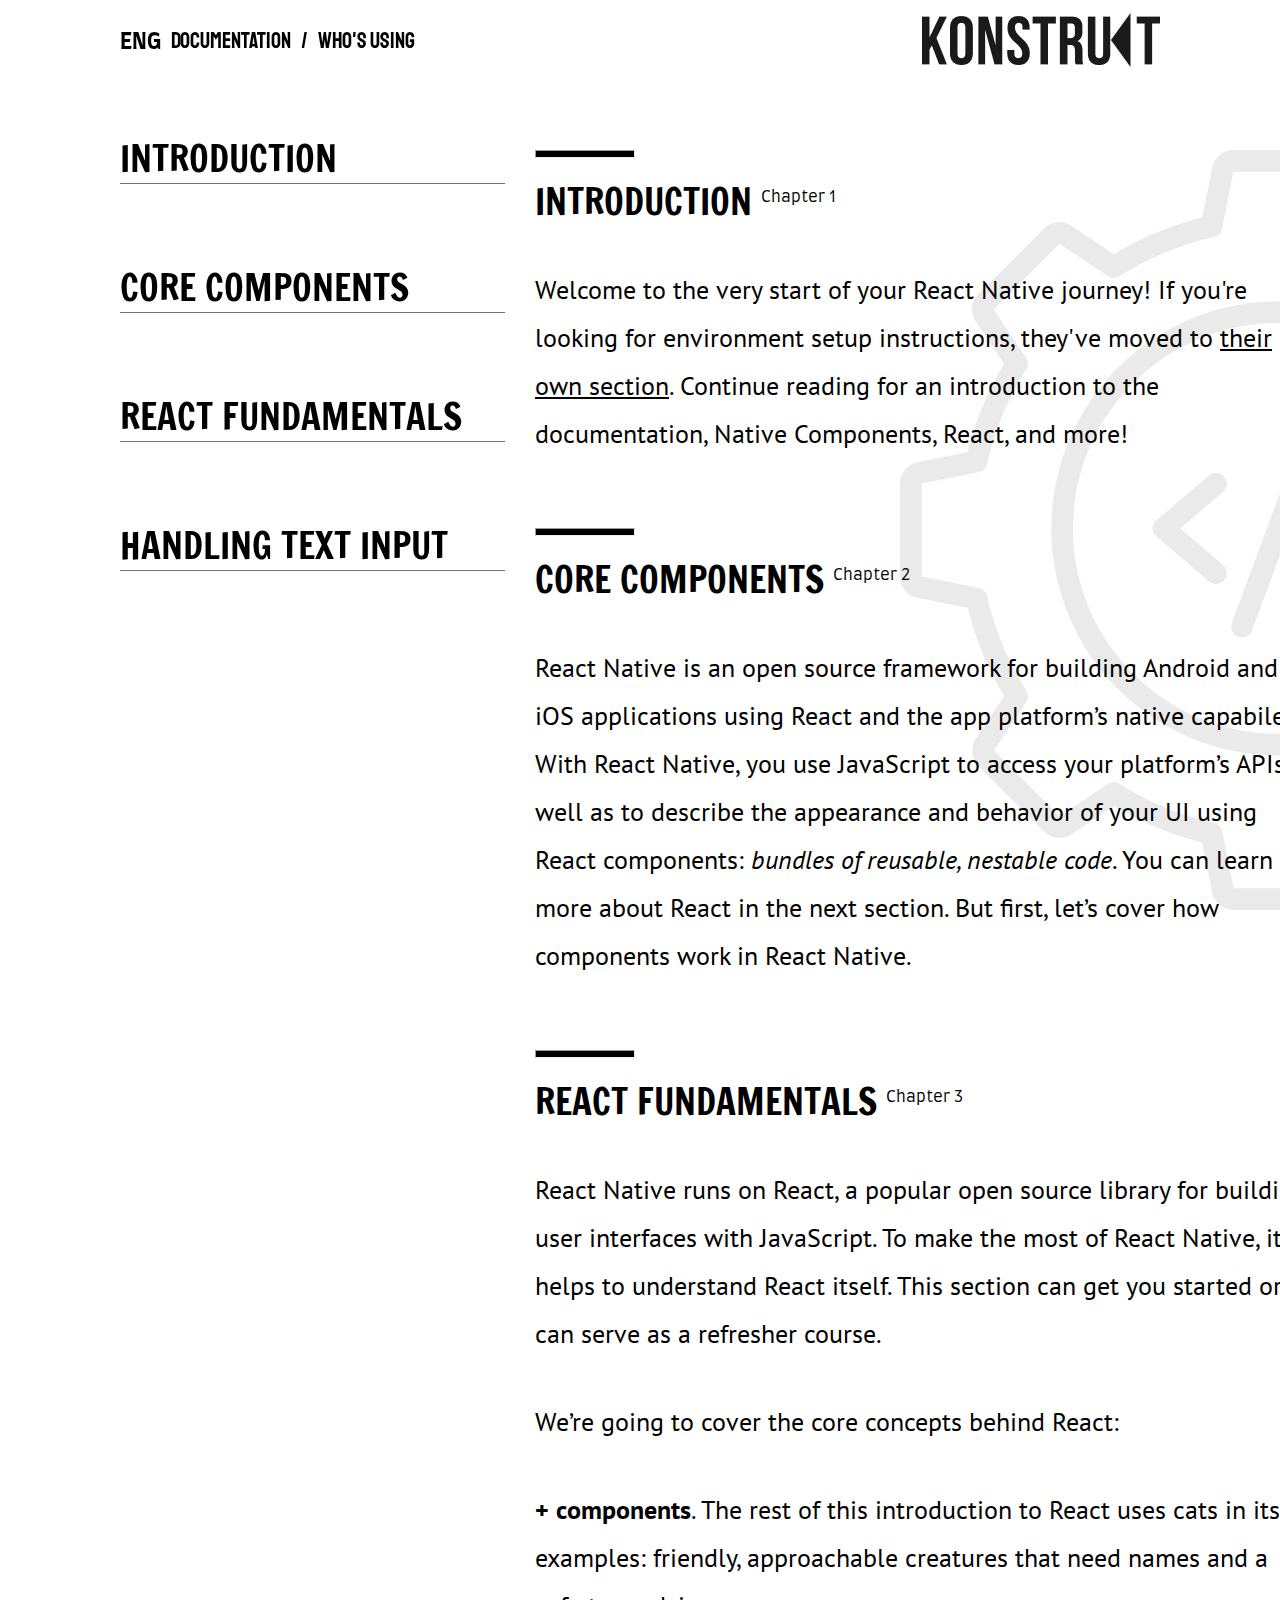
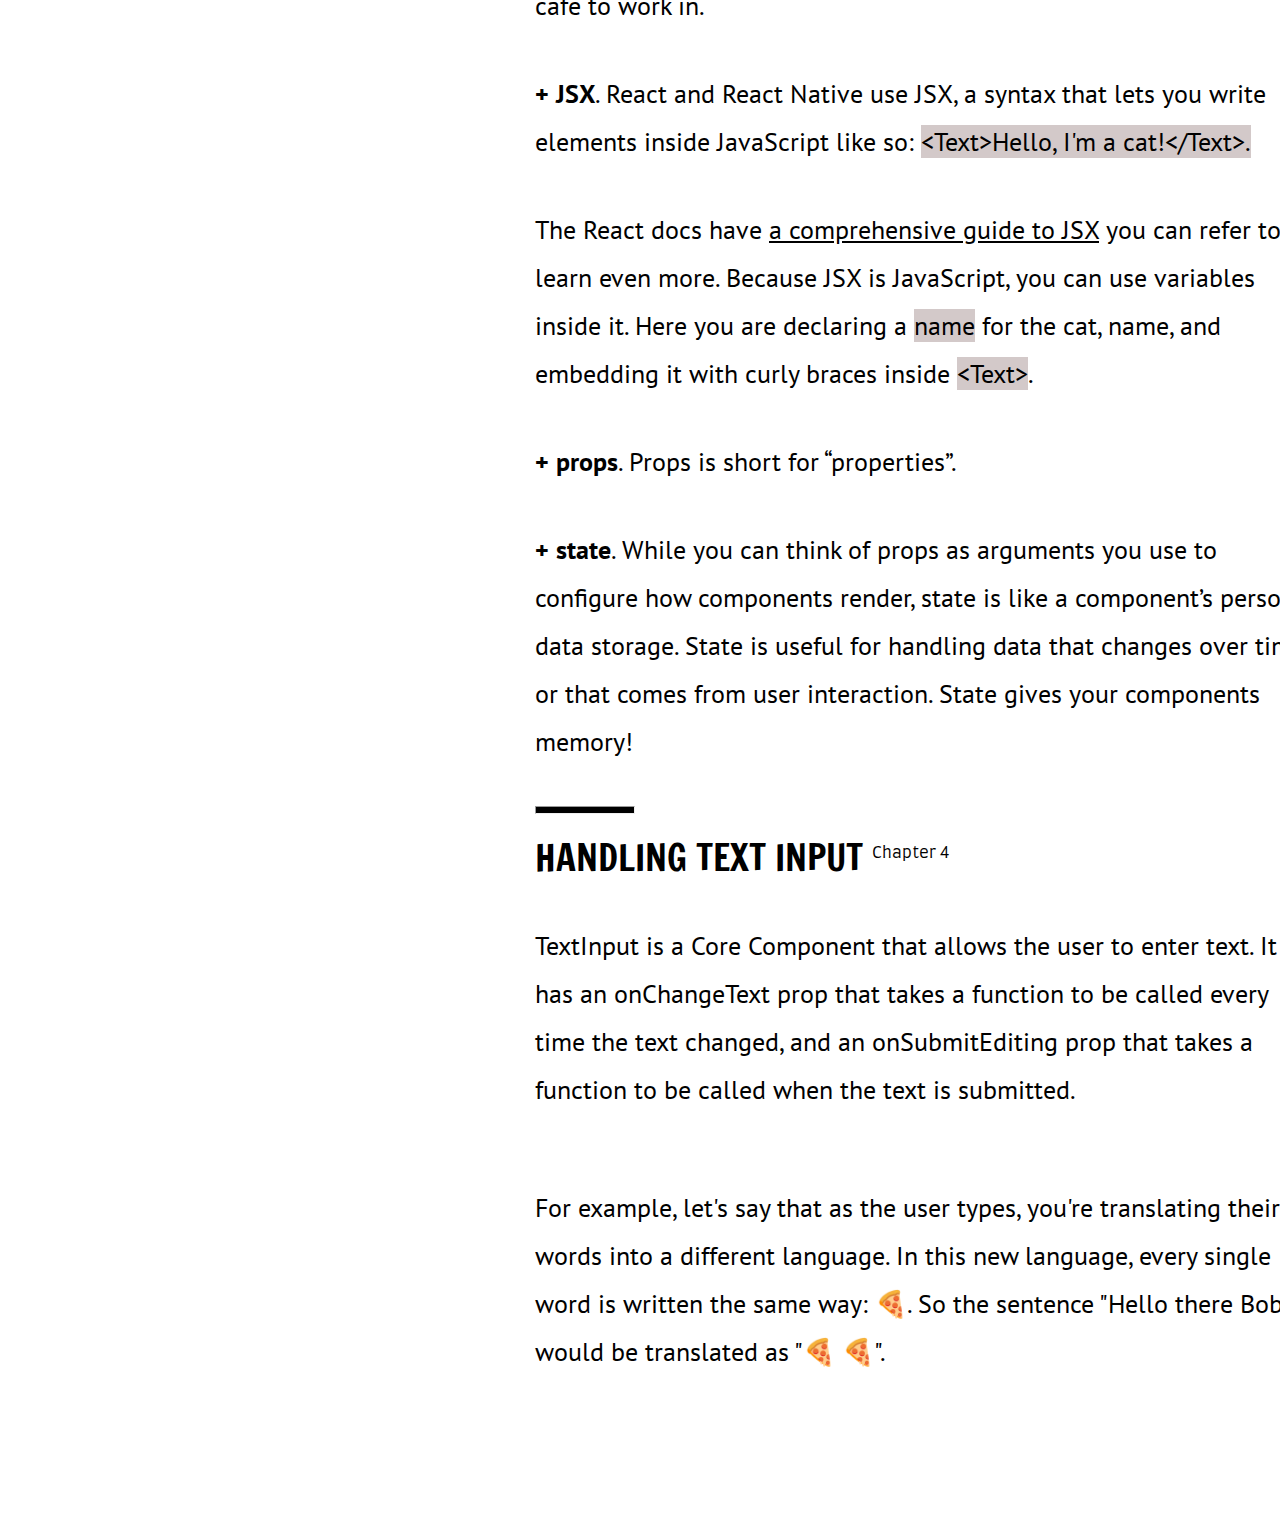
<file: index.html>
<!DOCTYPE html>
<html lang="en">
<head>
    <meta charset="UTF-8">
    <meta name="viewport" content="width=device-width, initial-scale=1.0">
    <link rel="stylesheet" href="style.css">
    <link rel="preconnect" href="https://fonts.googleapis.com">
    <link rel="preconnect" href="https://fonts.gstatic.com" crossorigin>
    <link href="https://fonts.googleapis.com/css2?family=Francois+One&display=swap" rel="stylesheet">
    <link rel="preconnect" href="https://fonts.googleapis.com">
    <link rel="preconnect" href="https://fonts.gstatic.com" crossorigin>
    <link href="https://fonts.googleapis.com/css2?family=Francois+One&family=PT+Sans:ital,wght@0,400;0,700;1,400;1,700&display=swap" rel="stylesheet">
    <link rel="preconnect" href="https://fonts.googleapis.com">
    <link rel="preconnect" href="https://fonts.gstatic.com" crossorigin>
    <link href="https://fonts.googleapis.com/css2?family=Farro:wght@300;400;500;700&family=Francois+One&family=PT+Sans:ital,wght@0,400;0,700;1,400;1,700&display=swap" rel="stylesheet">
    <link rel="preconnect" href="https://fonts.googleapis.com">
    <link rel="preconnect" href="https://fonts.gstatic.com" crossorigin>
    <link href="https://fonts.googleapis.com/css2?family=Farro:wght@300;400;500;700&family=Francois+One&family=PT+Sans:ital,wght@0,400;0,700;1,400;1,700&family=Staatliches&display=swap" rel="stylesheet">
    <link rel="preconnect" href="https://fonts.googleapis.com">
    <link rel="preconnect" href="https://fonts.gstatic.com" crossorigin>
    <link href="https://fonts.googleapis.com/css2?family=Farro:wght@300;400;500;700&family=Francois+One&family=PT+Sans:ital,wght@0,400;0,700;1,400;1,700&family=Staatliches&family=Tourney:ital,wdth,wght@0,87.5,100..900;1,87.5,100..900&display=swap" rel="stylesheet">
    <title>Homework</title>
</head>
<body>
    <header class="header">
        <div class="container header__container">
            <!-- <span class="lang">Eng</span> -->
            <nav class="navigation">
                <ul class="navigation-list">
                     <span class="lang">Eng</span>
                    <li class="navigation-list-item">
                        <a href="" class="link">Documentation</a>
                    </li>
                    <li class="navigation-list-item">
                        /
                    </li>
                    <li class="navigation-list-item">
                        <a href="" class="link">Who's using</a>
                    </li>
                </ul>
            </nav>
            <div class="logo">
                <a href="">
                    <img src="images/company-logo-black.png" alt="logo">
                </a>
            </div>
        </div>
    </header>
    <main class="main">
        <div class="wrapper">
            <div class="side-bar">
                <ul class="side-bar__items">
                    <li><a href="#introduction" class="side-bar__item">Introduction</a></li>
                    <li><a href="#core" class="side-bar__item">Core components</a></li>
                    <li><a href="#fundamentals" class="side-bar__item">React fundamentals</a></li>
                    <li><a href="#input" class="side-bar__item">Handling text input</a></li>
                </ul>
            </div>
        </div>
        <section class="content__container">
            <hr class="divider">
            <div class="chapter-one">
                <h1 class="chapter__title" id="introduction">Introduction <sup class="sup">Chapter 1</sup></h1>
                <p class="chapter__text">Welcome to the very start of your React Native journey! If you're looking for environment setup instructions, 
                they've moved to <a href="#" class="ext-link">their own section</a>. Continue reading for an introduction to the documentation, Native Components,
                React, and more!</p>
            </div>
            <div class="chapter-two">
                <hr class="divider">
                <h1 class="chapter__title" id="core">core components <sup class="sup">Chapter 2</sup></h1>
                <p class="chapter__text">React Native is an open source framework for building Android and iOS applications using React and the app platform’s
                native capabiles. With React Native, you use JavaScript to access your platform’s APIs as well as to describe the appearance 
                and behavior of your UI using React components: <span class="text--itl">bundles
                of reusable, nestable code</span>. You can learn more about React in the next section. But first, let’s cover how components work
                in React Native.</p>
            </div>
            <div class="chapter-three">
                <hr class="divider">
                <h1 class="chapter__title" id="fundamentals">react fundamentals <sup class="sup">Chapter 3</sup></h1>
                <p class="chapter__text">React Native runs on <span class="text--line">React</span>, a popular open source library for building user interfaces with JavaScript. To make the most
                of React Native, it helps to understand React itself. This section can get you started or can serve as a refresher course.</p>
                <p class="chapter__text">We’re going to cover the core concepts behind React:</p>
                <p class="chapter__text"> <span class="text--bold">+ components</span>. The rest of this introduction to React uses cats in its examples: friendly, approachable creatures that need 
                names and a cafe to work in.</p>
                <p class="chapter__text"><span class="text--bold">+ JSX</span>. React and React Native use JSX, a syntax that lets you write elements inside JavaScript like so: <span class="text--color">&#x3C;Text&#x3E;Hello, I'm a cat!&#x3C;/Text&#x3E;.</span></p>
                <p class="chapter__text">The React docs have <a href="#" class="ext-link">a comprehensive guide to JSX</a> you can refer to learn even more. Because JSX is JavaScript, you can use variables inside it.
                Here you are declaring a <span class="text--color">name</span> for the cat, name, and embedding it with curly braces inside <span class="text--color">&#x3C;Text&#x3E;</span>. </p>
                <p class="chapter__text"><span class="text--bold">+ props</span>. Props is short for “properties”.</p>
                <p class="chapter__text"><span class="text--bold">+ state</span>. While you can think of props as arguments you use to configure how components render, state is like a component’s personal data storage.
                 State is useful for handling data that changes over time or that comes from user interaction. State gives your components memory!</p>
            </div>
            <div class="chapter-four">
                <hr class="divider">
                <h1 class="chapter__title" id="input">handling text input <sup class="sup">Chapter 4</sup></h1>
                <p class="chapter__text">TextInput is a Core Component that allows the user to enter text. It has an onChangeText prop that takes a function to be called every time the text
                changed, and an onSubmitEditing prop that takes a function to be called when the text is submitted.</p>
                <p class="chapter__text">For example, let's say that as the user types, you're translating their words into a different language. In this new language, every single word is
                 written the same way: 🍕. So the sentence "Hello there Bob" would be translated as "🍕 🍕".</p>
            </div>
        </section>
    </main>
    
</body>
</html>
</file>
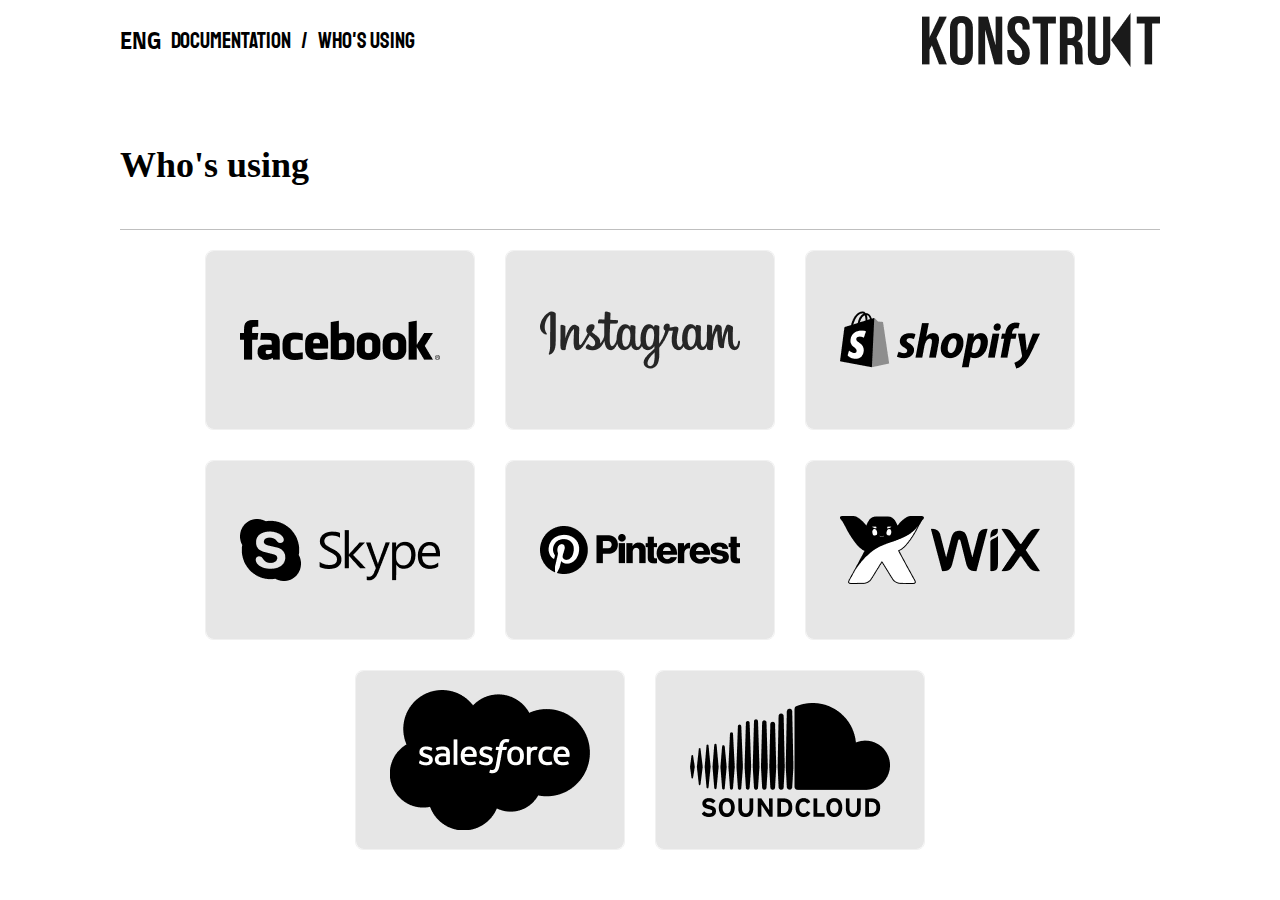
<file: extra/extra.html>
<!DOCTYPE html>
<html lang="en">
<head>
    <meta charset="UTF-8">
    <meta name="viewport" content="width=device-width, initial-scale=1.0">
    <link rel="stylesheet" href="./extra.css">
    <link rel="preconnect" href="https://fonts.googleapis.com">
    <link rel="preconnect" href="https://fonts.gstatic.com" crossorigin>
    <link href="https://fonts.googleapis.com/css2?family=Francois+One&display=swap" rel="stylesheet">
    <link rel="preconnect" href="https://fonts.googleapis.com">
    <link rel="preconnect" href="https://fonts.gstatic.com" crossorigin>
    <link href="https://fonts.googleapis.com/css2?family=Francois+One&family=PT+Sans:ital,wght@0,400;0,700;1,400;1,700&display=swap" rel="stylesheet">
    <link rel="preconnect" href="https://fonts.googleapis.com">
    <link rel="preconnect" href="https://fonts.gstatic.com" crossorigin>
    <link href="https://fonts.googleapis.com/css2?family=Farro:wght@300;400;500;700&family=Francois+One&family=PT+Sans:ital,wght@0,400;0,700;1,400;1,700&display=swap" rel="stylesheet">
    <link rel="preconnect" href="https://fonts.googleapis.com">
    <link rel="preconnect" href="https://fonts.gstatic.com" crossorigin>
    <link href="https://fonts.googleapis.com/css2?family=Farro:wght@300;400;500;700&family=Francois+One&family=PT+Sans:ital,wght@0,400;0,700;1,400;1,700&family=Staatliches&display=swap" rel="stylesheet">
    <link rel="preconnect" href="https://fonts.googleapis.com">
    <link rel="preconnect" href="https://fonts.gstatic.com" crossorigin>
    <link href="https://fonts.googleapis.com/css2?family=Farro:wght@300;400;500;700&family=Francois+One&family=PT+Sans:ital,wght@0,400;0,700;1,400;1,700&family=Staatliches&family=Tourney:ital,wdth,wght@0,87.5,100..900;1,87.5,100..900&display=swap" rel="stylesheet">
    <title>Who's using</title>
</head>
<body>
    <header class="header">
        <div class="container header__container">
            <nav class="navigation">
                <ul class="navigation-list">
                     <span class="lang">Eng</span>
                    <li class="navigation-list-item">
                        <a href="" class="link">Documentation</a>
                    </li>
                    <li class="navigation-list-item">
                        /
                    </li>
                    <li class="navigation-list-item">
                        <a href="" class="link">Who's using</a>
                    </li>
                </ul>
            </nav>
            <div class="logo">
                <a href="">
                    <img src="logo/company-logo-black.png" alt="logo">
                </a>
            </div>
        </div>
    </header>
    <main class="main">
        <section class="container content__container">
            <h1 class="content-title">Who's using</h1>
            <div class="logo-content"> 
                <div class="flip-card">
                    <div class="flip-card-inner">
                      <div class="flip-card-front">
                        <img src="images/black side/facebook-logo-black.png" alt="Avatar">
                      </div>
                      <div class="flip-card-back">
                        <div>
                            <img src="images/white side/facebook-logo-white.png" alt="">
                        </div>
                      </div>
                    </div>
                  </div>
                  <div class="flip-card">
                    <div class="flip-card-inner">
                      <div class="flip-card-front">
                        <img src="images/black side/instagram-logo-black.png" alt="Avatar">
                      </div>
                      <div class="flip-card-back">
                        <div>
                            <img src="images/white side/instagram-logo-white.png" alt="">
                        </div>
                      </div>
                    </div>
                  </div>
                  <div class="flip-card">
                    <div class="flip-card-inner">
                      <div class="flip-card-front">
                        <img src="images/black side/shopify-logo-black.png" alt="Avatar">
                      </div>
                      <div class="flip-card-back">
                        <div>
                            <img src="images/white side/shopify-logo-white.png" alt="">
                        </div>
                      </div>
                    </div>
                  </div>
                  <div class="flip-card">
                    <div class="flip-card-inner">
                      <div class="flip-card-front">
                        <img src="images/black side/skype-logo-black.png" alt="Avatar">
                      </div>
                      <div class="flip-card-back">
                        <div>
                            <img src="images/white side/skype-logo-white.png" alt="">
                        </div>
                      </div>
                    </div>
                  </div>
                  <div class="flip-card">
                    <div class="flip-card-inner">
                      <div class="flip-card-front">
                        <img src="images/black side/pinterest-logo-black.png" alt="Avatar">
                      </div>
                      <div class="flip-card-back">
                        <div>
                            <img src="images/white side/pinterest-logo-white.png" alt="">
                        </div>
                      </div>
                    </div>
                  </div>
                  <div class="flip-card">
                    <div class="flip-card-inner">
                      <div class="flip-card-front">
                        <img src="images/black side/wix.com-logo-black.png" alt="Avatar">
                      </div>
                      <div class="flip-card-back">
                        <div>
                            <img src="images/white side/wix.com-logo-white.png" alt="">
                        </div>
                      </div>
                    </div>
                  </div>
                  <div class="flip-card">
                    <div class="flip-card-inner">
                      <div class="flip-card-front">
                        <img src="images/black side/saleforse-logo-black.png" alt="Avatar">
                      </div>
                      <div class="flip-card-back">
                        <div>
                            <img src="images/white side/saleforse-logo-white.png" alt="">
                        </div>
                      </div>
                    </div>
                  </div>
                  <div class="flip-card">
                    <div class="flip-card-inner">
                      <div class="flip-card-front">
                        <img src="images/black side/soundcloud-logo-black.png" alt="Avatar">
                      </div>
                      <div class="flip-card-back">
                        <div>
                            <img src="images/white side/soundcloud-logo-white.png" alt="">
                        </div>
                      </div>
                    </div>
                  </div>
            </div>
        </section>
    </main>
    
</body>
</html>
</file>
<file: style.css>
* {
    margin: 0;
    padding: 0;
    box-sizing: border-box;
}

body {
    background-image: url(images/bg-picture.png);
    background-repeat: no-repeat;
    background-position: 900px 150px;
    background-attachment: fixed;
}

.divider {
    width: 100px;
    height: 8px;
    color: black;
    background-color: black;

}

.container {
    width: 100%;
    max-width: 1440px;
    /* margin-left: auto;
    margin-right: auto; */
    padding-left: 120px;
    padding-right: 120px;
  }

.header__container {
    display: flex;
    justify-content: space-between;
    align-items: center;
    margin-top: 13px;
    position: fixed;
    top: 0;
}

.link {
    color: black;
    text-decoration: none;
    display: inline-block;
    cursor: pointer;
}

.navigation-list-item {
    font-family: "Staatliches", sans-serif;
    font-weight: 400;
    font-style: normal;
    font-size: 22px;
    text-transform: uppercase;
    line-height: 27.5px;
}

.lang {
    font-family: "Farro", sans-serif;
    font-weight: 600;
    font-style: normal;
    font-size: 22px;
    font-optical-sizing: auto;
    font-variation-settings: 87.5;
    line-height: 18px;
    text-transform: uppercase;
}

.navigation-list {
    display: flex;
    align-items: center;
    list-style: none;
    gap: 10px;
}


.wrapper .side-bar {
    position: fixed;
    left: 120px;
    top: 135px;
    width: 385px;
    height: 100vh;

}

.side-bar__item {
    font-family: "Francois One", sans-serif;
    font-weight: 400;
    font-style: normal;
    font-size: 36px;
    line-height: 48px;
    text-transform: uppercase;
    padding-bottom: 80px;
    color: black;
    text-decoration: none;
}

.side-bar__items {
    list-style: none;
    padding-bottom: 80px;
}

.side-bar__items li {
    margin-bottom: 80px;
    border-bottom: 1px solid rgb(116, 115, 115);
}


.content__container {
    margin-top: 70px;
    margin-bottom: 90px;
    width: 785px;
    margin-left: 535px;
    margin-top: 150px;
}

.chapter__title {
    font-family: "Francois One", sans-serif;
    font-weight: 400;
    font-style: normal;
    font-size: 36px;
    line-height: 48px;
    text-transform: uppercase;
    padding-top: 20px;
    padding-bottom: 40px;
    /* padding-top: 70px; */
}

.sup {
    font-family: "Farro", sans-serif;
    font-weight: 300;
    font-style: normal;
    font-size: 16px;
    line-height: 30px;
    text-transform: none;
}


.chapter__text {
    font-family: "PT Sans", sans-serif;
    font-weight: 400;
    font-style: normal;
    font-size: 26px;
    line-height: 48px;
    padding-bottom: 70px;
}

.ext-link {
    color: black;
    cursor: pointer;
}

.text--itl {
    font-style: italic;
}

.text--bold {
    font-weight: bold;
}

.text--color {
    background-color: rgb(211, 201, 201);
}

.chapter-three > p {
    padding-bottom: 40px;
}
</file>
<file: extra/extra.css>
* {
    margin: 0;
    padding: 0;
    box-sizing: border-box;
}

.container {
    width: 100%;
    max-width: 1519px;
    padding-left: 120px;
    padding-right: 120px;
  }

.header__container {
    display: flex;
    justify-content: space-between;
    align-items: center;
    margin-top: 13px;
}

.link {
    color: black;
    text-decoration: none;
    display: inline-block;
    cursor: pointer;
}

.navigation-list-item {
    font-family: "Staatliches", sans-serif;
    font-weight: 400;
    font-style: normal;
    font-size: 22px;
    text-transform: uppercase;
    line-height: 27.5px;
}

.lang {
    font-family: "Farro", sans-serif;
    font-weight: 600;
    font-style: normal;
    font-size: 22px;
    font-optical-sizing: auto;
    font-variation-settings: 87.5;
    line-height: 18px;
    text-transform: uppercase;
}

.navigation-list {
    display: flex;
    align-items: center;
    list-style: none;
    gap: 10px;
}

.content__container {
  margin-top: 70px;
}

.content-title {
  font-size: 36px;
  line-height: 48px;
  font-weight: 600;
  font-family: Roboto;
}

.logo-content {
  display: flex;
  flex-wrap: wrap;
  justify-content: center;
  gap: 30px;
  margin-top: 40px;
  border-top: 1px solid rgba(191, 191, 191, 1);
  padding: 20px 0px;
}


.flip-card {
    background-color: transparent;
    width: 270px;
    height: 180px;
    border: 1px solid #f1f1f1;
    border-radius: 8px;
    perspective: 1000px;
    cursor: pointer; 
  }
  
.flip-card-inner {
    position: relative;
    width: 100%;
    height: 100%;
    text-align: center;
    transition: transform 0.8s;
    transform-style: preserve-3d;
  }
  
.flip-card:hover .flip-card-inner {
    transform: rotateY(180deg);
  }
  
.flip-card-front, .flip-card-back {
    position: absolute;
    width: 100%;
    height: 100%;
    -webkit-backface-visibility: hidden; 
    backface-visibility: hidden;
  }
  
.flip-card-front {
    background-color: rgba(230, 230, 230, 1);
    border-radius: 8px;
    display: flex;
    justify-content: center;
    align-items: center;
  }
  
.flip-card-back {
    display: flex;
    justify-content: center;
    align-items: center;
    background-color: rgb(0, 0, 0);
    border-radius: 8px;
    transform: rotateY(180deg);
  }
</file>
